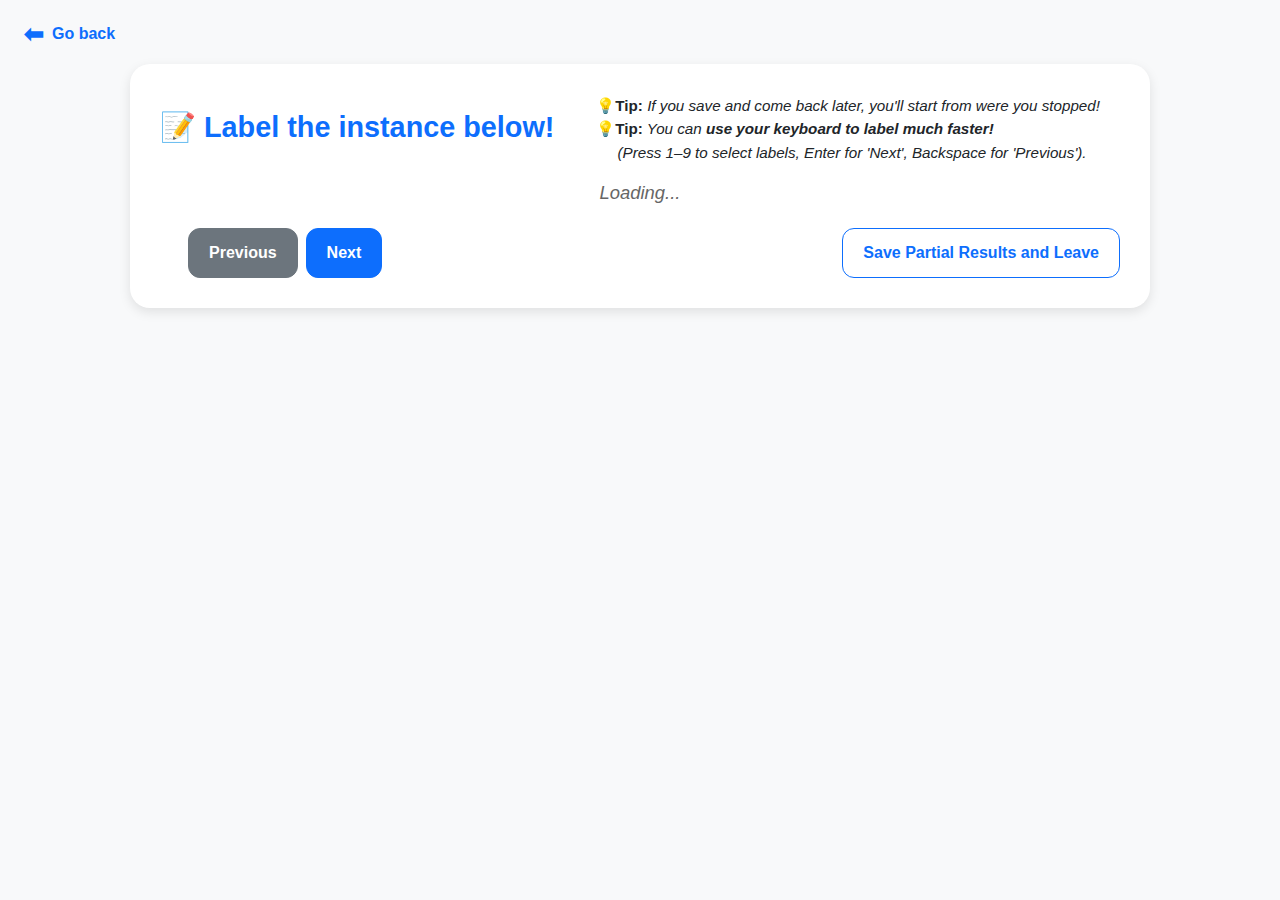
<file: frontend/classify.html>
<!DOCTYPE html>
<html lang="pt-BR">
<head>
  <meta charset="UTF-8">
  <title>Label Data</title>
  <meta name="viewport" content="width=device-width, initial-scale=1">
  <link
    href="https://cdn.jsdelivr.net/npm/bootstrap@5.3.2/dist/css/bootstrap.min.css"
    rel="stylesheet"
  >
  <link rel="stylesheet" href="css/style.css">
  <style>
    .classification-box {
      position: relative;
      background-color: #fff;
      border-radius: 20px;
      padding: 30px;
      box-shadow: 0 4px 12px rgba(0,0,0,0.1);

      max-width: 1020px; /* largura máxima */

      margin: 0 auto;      /* centraliza horizontalmente */
    }
    #saveBtn {
      position: absolute;
      top: 1rem;
      right: 1rem;
    }

    .classification-count { font-size: 14px; color: #6c757d; margin-right: 20px; align-self: center; }
    .form-check-input { transform: scale(1); border: 2px solid var(--bs-primary); accent-color: var(--bs-primary); margin-right: 0.5rem; }
    .form-check-label { font-size: 1.2rem; font-weight: 700; }
    .classification-box .mb-4 p strong {font-weight: 700; }
    .no-data { text-align: center; color: #666; font-style: italic; }
    .classification-box #labelOptions .form-check-label { font-size: 1.1rem; }
    .classification-box #instanceContent p { font-size: 1.15rem; line-height: 1.2; margin: 0.4rem 0;}
    .classification-box h4 {
      font-size: 1.8rem;       /* antes: herda o tamanho do Bootstrap; ajuste pra ficar maior */
      line-height: 1.2;      /* opcional: controla o espaçamento interno da linha */

      
    }

    .horizontal-container {
  display: flex;            /* ativa o flexbox */
  flex-direction: row;      /* (padrão) alinha itens em linha */
  align-items: top;      /* verticalmente centrar dentro da altura da div */
  justify-content: flex-start; /* alinha à esquerda; use center ou space-between se quiser outro */
  gap: 1rem;                /* espaço uniforme entre itens */
}

  
#saveBtn {
  position: static !important;
  top: auto !important;
  right: auto !important;
}

/* caixinha de dicas para o usuário */
.hint-box {
  max-width: 550px;      /* ou o quanto fizer sentido */
  padding-right: 20px;
}

.hint-box .hint-text {
  font-size: 0.95rem;

  font-style: italic;
  margin: 0.05rem 0;
}


#labelsHeader {
  font-size: 1.2rem;
  color: #0d6efd;
}

#contentHeader {
  font-size: 1.2rem;
  color: #0d6efd;
}

.no-italic {
  font-style: normal;
}

.cabecalho {
  margin-bottom: 1rem;
}

.titulo-label {
  padding-top: 1rem;
}

  </style>
</head>
<body class="bg-light">

  <a href="select-dataset.html" class="back-link d-flex align-items-center">
    <span style="font-size:1.5rem; font-weight:1200;">⬅</span>
    <span class="ms-2">Go back</span>
  </a>

  <div class="container my-5 ">
    <div class="classification-box">

    <!-- overlay de salvamento -->
    <div id="savingOverlay"
        class="position-absolute top-0 start-0 w-100 h-100 align-items-center justify-content-center bg-white bg-opacity-75 d-none"
        style="z-index: 10;">
      <div class="spinner-border text-primary" role="status"></div>
      <span class="ms-2">Saving results, please do not leave this page yet</span>
    </div>

     <div class="cabecalho d-flex justify-content-between align-items-start">
        <h4 class="titulo-label text-primary m-0">
          📝 <strong>Label the instance below!</strong>
        </h4>
        <div class="horizontal-container">

          <div class="hint-box">
            <p class="hint-text"><span class="no-italic"><strong>💡Tip:</strong></span> If you save and come back later, you'll start from were you stopped!</p>
            <p class="hint-text"><span class="no-italic"><strong>💡Tip:</strong></span> You can <strong>use your keyboard to label much faster!</strong> </p>
            <p class="hint-text">&nbsp;&nbsp;&nbsp;&nbsp;&nbsp;(Press 1–9 to select labels, Enter for 'Next', Backspace for 'Previous').</p>
            
          </div>
         </div> 
      </div>

     

      <div id="contentHeader" class="mb-2 fw-semibold"></div>

      <div id="instanceContent" class="mb-4">
        <p class="no-data">Loading...</p>
      </div>

     

      <form id="classificationForm">

        <div id="labelsHeader" class="mb-2 fw-semibold"></div>
        <div id="labelOptions" class="mb-4"></div>


    <div class="d-flex justify-content-between align-items-center mt-4">
      
  <!-- lado esquerdo: contador -->

  <!-- lado direito: todos os botões, com gap uniforme -->
  <div class="d-flex align-items-center gap-2">
      <span id="classificationCount" class="classification-count"></span>
<button type="button" id="prevBtn" class="btn btn-secondary">Previous</button>
    <button type="submit" class="btn btn-primary">Next</button>
    
  </div>
  <button type="button" id="saveBtn" class="btn btn-outline-primary">
      Save Partial Results and Leave
    </button>
</div>
      </form>

    </div>
  </div>

  <!-- Modal de conclusão de sample -->
  <div class="modal fade" id="sampleCompleteModal" tabindex="-1" aria-hidden="true">
    <div class="modal-dialog modal-dialog-centered">
      <div class="modal-content rounded-4">
        <div class="modal-header">
          <h5 class="modal-title">Sample finished!</h5>
          <button type="button" class="btn-close" data-bs-dismiss="modal"></button>
        </div>
        <div class="modal-body">
          You finished every instance for this sample. Thank you!<br><br>
          You can help even more and label another sample for this <br>dataset,
          or you can go back to the dataset selection page.<br><br>
          (If you choose this dataset again in the future <br>you'll start labeling a brand new sample).

        </div>
        <div class="modal-footer">
          <a href="select-dataset.html" class="btn btn-secondary">Go back</a>
          <button type="button" class="btn btn-primary" id="nextSampleBtn" data-bs-dismiss="modal">
            Next Sample
          </button>
        </div>
      </div>
    </div>
  </div>

  <script>
    (async function() {
      const API = window.location.origin;
      
      const params = new URLSearchParams(window.location.search);
      let evaluatorEmail = params.get("evaluator") || localStorage.getItem("evaluatorEmail");

      if (!evaluatorEmail) {
        // Se não tiver email armazenado, força voltar ao login
        window.location.href = 'index.html';
      } else {
        // Atualiza o localStorage caso venha pela URL
        localStorage.setItem('evaluatorEmail', evaluatorEmail);
      }

      const datasetId = params.get("dataset");
      let dataset, labels, attributes;
      let samplesQueue = [];
      let currentSample, rowIndices = [], currentIdx = 0;
      let savedSelections = {};

      async function init() {
        // 1) metadados do dataset (inclui labels e atributos)
        let r = await fetch(`${API}/datasets/${datasetId}`);
        if (!r.ok) return showError("Dataset não encontrado");
        dataset = await r.json();
        labels = dataset.labels;
        attributes = dataset.attributes;

        // >>>> AQUI: cabeçalho das labels
        const hdr = document.getElementById('labelsHeader');
        hdr.textContent = dataset.is_multilabel
          ? 'Labels (choose all that apply):'
          : 'Labels:';

        // injeta as opções de labels
        renderLabelOptions();

        // Passo 2: atualiza o Set em memória a cada check/uncheck
        document.getElementById('labelOptions').addEventListener('change', () => {
          const chosenArray = Array.from(
            document.querySelectorAll('input[name="labelOption"]:checked')
          ).map(cb => Number(cb.value));
          // armazena no row_index correto:
          const idx = rowIndices[currentIdx];
          savedSelections[idx] = new Set(chosenArray);
        });


        // registra handlers de Previous e Save Partial
        const prevBtn = document.getElementById("prevBtn");
        prevBtn.addEventListener("click", () => {
          const idx = rowIndices[currentIdx];
          // lê *todos* os valores marcados AGORA
          const chosenArray = Array.from(
            document.querySelectorAll('input[name="labelOption"]:checked')
          ).map(cb => Number(cb.value));
          // guarda como Set<labelId>
          savedSelections[idx] = new Set(chosenArray);

          if (currentIdx > 0) {
            currentIdx--;
            showInstance();
          }
        });


        const saveBtn = document.getElementById("saveBtn");
        saveBtn.addEventListener("click", async () => {
          await saveAllAnnotations();
          alert("Resultados parciais salvos.");
          // 2) redireciona após confirmar o save
          window.location.href = "select-dataset.html";
        });

        // 2) lista de samples
        r = await fetch(`${API}/samples/incomplete/by_dataset/${datasetId}`);
        if (!r.ok) {
          if (r.status === 404) {
            return showError("Every sample in this dataset has already been classified. Thank you!");
          }
          return showError("Error loading samples.");
        }
        samplesQueue = await r.json();

        if (samplesQueue.length === 0) {
                      return showError("Every sample in this dataset has already been classified. Thank you!");
        }


        // registra o botão de Next no modal
        document.getElementById("nextSampleBtn")
          .addEventListener("click", loadNextSample);

        // carrega a primeira sample
        loadNextSample();
      }

      function renderLabelOptions() {
        const multi = dataset.is_multilabel;
        const optsHtml = labels.map(label => `
          <div class="form-check mb-2">
            <input class="form-check-input"
                   type="${multi ? 'checkbox' : 'radio'}"
                   name="labelOption"
                   value="${label.id}"
                   id="lbl${label.id}">
            <label class="form-check-label" for="lbl${label.id}">
              ${label.label_text}
            </label>
          </div>
        `).join("");
        document.getElementById("labelOptions").innerHTML = optsHtml;
      }
</file>
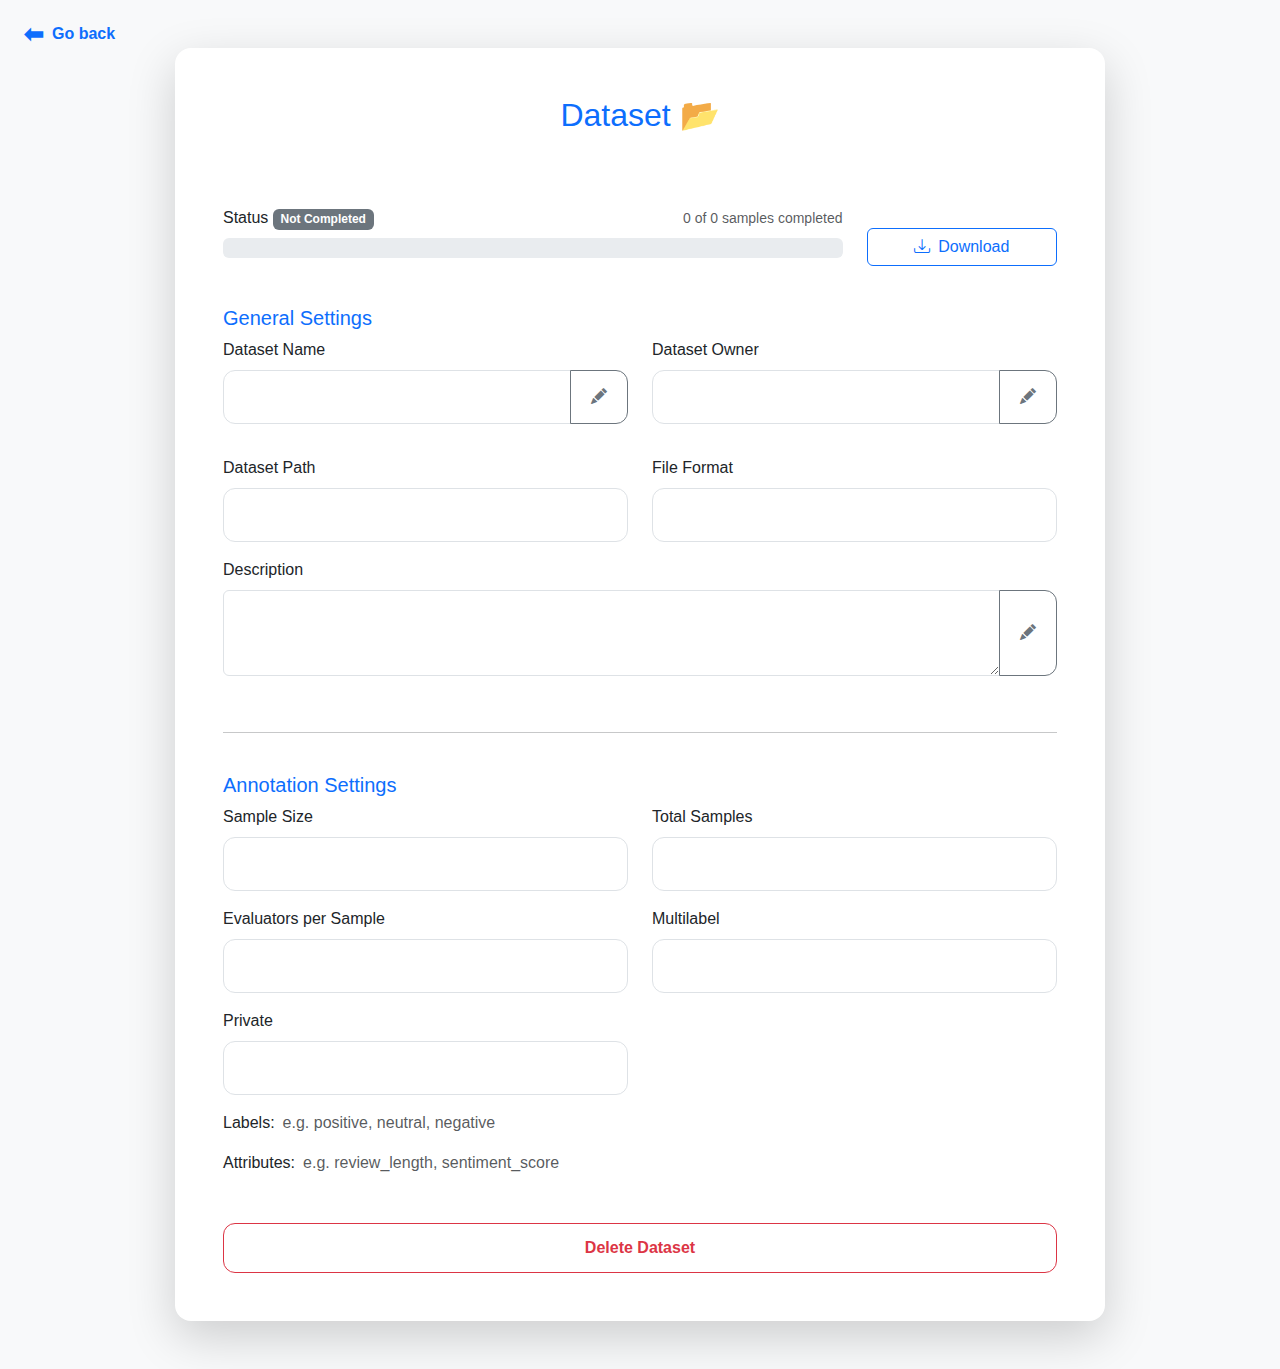
<file: frontend/dataset_details.html>
<!DOCTYPE html>
<html lang="en">
<head>
  <meta charset="UTF-8">
  <title>Dataset Details</title>
  <meta name="viewport" content="width=device-width, initial-scale=1">
  <link
    href="https://cdn.jsdelivr.net/npm/bootstrap@5.3.2/dist/css/bootstrap.min.css"
    rel="stylesheet"
  >
  <link rel="stylesheet" href="css/style.css">
  <link
    rel="stylesheet"
    href="https://cdn.jsdelivr.net/npm/bootstrap-icons@1.11.3/font/bootstrap-icons.css"
  >
  <style>
  </style>
</head>
<body class="bg-light py-5 d-flex justify-content-center align-items-center" style="min-height: 100vh;">

  <a href="dev-dashboard.html" class="back-link d-flex align-items-center">
    <span style="font-size:1.5rem; font-weight:1200;">⬅</span>
    <span class="ms-2">Go back</span>
  </a>

  <main class="bg-white rounded-4 shadow-lg p-5" style="max-width: 930px; width: 100%;">
    <h2 class="mb-4 text-center text-primary">
      Dataset <strong id="dataset-name"></strong> 📂
    </h2>

    <br><br>

    <div class="row">
    <!-- Annotation Status -->
    <div class="col-md-9">
      <div id="annotation-status" class="mb-4">
        <div class="d-flex justify-content-between align-items-center mb-2">
          <span>Status <span id="status-badge" class="badge bg-secondary">Not Completed</span></span>
          <small id="annotation-count" class="text-muted">0 of 0 samples completed</small>
        </div>

        <div class="progress" style="height: 20px;">
          <div id="progress-bar" class="progress-bar" role="progressbar"
              style="width: 0%;" aria-valuenow="0" aria-valuemin="0" aria-valuemax="100">
            0%
          </div>
        </div>
      </div>
    </div>

    <!-- Download Button -->
    <div class="col-md-3 d-flex align-items-end">
        <a id="download-annotations-btn" class="btn btn-outline-primary w-100 mb-3" download>
          <i class="bi bi-download me-2"></i>Download
        </a>
      </div>
    </div>


    <br>

    <h5 class="text-primary">General Settings</h5>
    <!-- Dataset Name (editable) -->
    <div class="mb-3 edit-group">
      <div class="row">
      <div class="col-md-6 mb-3">
        <label for="datasetName" class="form-label">Dataset Name</label>
        <div class="input-group">
          <input type="text" id="datasetName" class="form-control" readonly>
          <button class="btn btn-outline-secondary edit-btn" type="button" data-field="datasetName">
            <i class="bi bi-pencil-fill"></i>
          </button>
        </div>
        <div class="mt-2 action-buttons d-none" data-field="datasetName">
          <button class="btn btn-sm btn-secondary cancel-btn" type="button" data-field="datasetName">
            Cancel
          </button>
          <button class="btn btn-sm btn-primary confirm-btn" type="button" data-field="datasetName">
            Save
          </button>
        </div>
    </div>
    <div class="col-md-6 mb-3">
      <!-- Dataset Owner (editable) -->
      <div class="mb-3 edit-group">
        <label for="datasetOwner" class="form-label">Dataset Owner</label>
        <div class="input-group">
          <input type="text" id="datasetOwner" class="form-control" readonly>
          <button class="btn btn-outline-secondary edit-btn" type="button" data-field="datasetOwner">
            <i class="bi bi-pencil-fill"></i>
          </button>
        </div>
        <div class="mt-2 action-buttons d-none" data-field="datasetOwner">
          <button class="btn btn-sm btn-secondary cancel-btn" type="button" data-field="datasetOwner">
            Cancel
          </button>
          <button class="btn btn-sm btn-primary confirm-btn" type="button" data-field="datasetOwner">
            Save
          </button>
        </div>
      </div>
    </div>
    </div>

        <!-- File Format & Dataset Path (não-editável) -->
    <div class="row">
      <div class="col-md-6 mb-3">
        <label for="datasetPath" class="form-label">Dataset Path</label>
        <input type="text" id="datasetPath" class="form-control" readonly>
      </div>
      <div class="col-md-6 mb-3">
        <label for="datasetType" class="form-label">File Format</label>
        <input type="text" id="datasetType" class="form-control" readonly>
      </div>
    </div>

    <!-- Description (editable) -->
    <div class="mb-3 edit-group">
      <label for="datasetDescription" class="form-label">Description</label>
      <div class="input-group">
        <textarea id="datasetDescription" class="form-control" rows="3" readonly></textarea>
        <button class="btn btn-outline-secondary edit-btn" type="button" data-field="datasetDescription">
          <i class="bi bi-pencil-fill"></i>
        </button>
      </div>
      <div class="mt-2 action-buttons d-none" data-field="datasetDescription">
        <button class="btn btn-sm btn-secondary cancel-btn" type="button" data-field="datasetDescription">
          Cancel
        </button>
        <button class="btn btn-sm btn-primary confirm-btn" type="button" data-field="datasetDescription">
          Save
        </button>
      </div>
    </div>

    <br>
    <hr>
    <br>

    <h5 class="text-primary">Annotation Settings</h5>

      <!-- Sample Size (não-editável) -->
    <div class="row">
      <div class="col-md-6 mb-3">
        <label for="sampleSize" class="form-label">Sample Size</label>
        <input type="text" id="sampleSize" class="form-control" readonly>
      </div>
      <div class="col-md-6 mb-3">
        <label for="numSamples" class="form-label">Total Samples</label>
        <input type="text" id="numSamples" class="form-control" readonly>
      </div>
    </div>

    <!-- Total Samples & Evaluators per Sample -->
    <div class="row">
      <div class="col-md-6 mb-3">
        <label for="numEvaluators" class="form-label">Evaluators per Sample</label>
        <input type="text" id="numEvaluators" class="form-control" readonly>
      </div>
      <div class="col-md-6 mb-3">
        <label for="isMultilabel" class="form-label">Multilabel</label>
        <input type="text" id="isMultilabel" class="form-control" readonly>
      </div>
    </div>

    <!-- Access Password (editable, só se privado) -->
    <div class="row">
      <div class="col-md-6 mb-3">
        <label for="isPrivate" class="form-label">Private</label>
        <input type="text" id="isPrivate" class="form-control" readonly>
      </div>
      <div
        class="col-md-6 mb-3 edit-group"
        id="accessPwdGroup"
        style="display: none;"
      >
        <label for="accessPwd" class="form-label">Access Password</label>
        <div class="input-group">
          <input type="text" id="accessPwd" class="form-control" readonly>
          <button class="btn btn-outline-secondary edit-btn" type="button" data-field="accessPwd">
            <i class="bi bi-pencil-fill"></i>
          </button>
        </div>
        <div class="mt-2 action-buttons d-none" data-field="accessPwd">
          <button class="btn btn-sm btn-secondary cancel-btn" type="button" data-field="accessPwd">
            Cancel
          </button>
          <button class="btn btn-sm btn-primary confirm-btn" type="button" data-field="accessPwd">
            Save
          </button>
        </div>
      </div>
    </div>

    <div class="d-flex align-items-baseline mb-2">
      <label for="label" class="form-label me-2">Labels:</label>
      <div id="label-list" class="text-muted">e.g. positive, neutral, negative</div>
    </div>

    <div class="d-flex align-items-baseline mb-4">
      <label for="attribute" class="form-label me-2">Attributes:</label>
      <div id="attribute-list" class="text-muted">e.g. review_length, sentiment_score</div>
    </div>

  </div>


    <button id="delete-btn" class="btn btn-outline-danger w-100 mt-3">
      Delete Dataset
    </button>


  </main>

  <script>
    const API_BASE = 'http://localhost:8001';
    const datasetId = new URLSearchParams(location.search).get('id');
    const fieldMapping = {
      datasetName:        'name',
      datasetOwner:       'owner_name',
      datasetDescription: 'description',
      accessPwd:          'access_pwd'
    };

    function showError(msg) {
      const box = document.getElementById('errorBox');
      if (box) {
        box.textContent = msg;
        box.classList.remove('d-none');
      } else {
        alert(msg);
      }
    }

    async function loadDatasetDetails() {
      try {
        const res = await fetch(`${API_BASE}/datasets/${datasetId}`);
        if (!res.ok) throw new Error(`Erro ${res.status}`);
        const ds = await res.json();

        // preencher campos
        document.getElementById('dataset-name').textContent = ds.name;
        document.getElementById('datasetName').value        = ds.name || '';
        document.getElementById('datasetOwner').value       = ds.owner_name || '';
        document.getElementById('datasetPath').value        = ds.path || '';
        document.getElementById('datasetDescription').value = ds.description || '';
        document.getElementById('datasetType').value        = (ds.type || '').toUpperCase();
        document.getElementById('sampleSize').value         = ds.sample_size;
        document.getElementById('numSamples').value         = ds.num_samples;
        document.getElementById('numEvaluators').value      = ds.num_evaluators;
        document.getElementById('isMultilabel').value       = ds.is_multilabel ? 'Yes' : 'No';
        document.getElementById('isPrivate').value          = ds.is_private ? 'Yes' : 'No';

        // senha, se privado
        const pwdGroup = document.getElementById('accessPwdGroup');
        if (ds.is_private) {
          pwdGroup.style.display = 'block';
          document.getElementById('accessPwd').value = ds.access_pwd || '';
        }

        // labels e atributos
        const ulLabels = document.getElementById('label-list');
        const ulAttrs  = document.getElementById('attribute-list');

        ulLabels.textContent = (ds.labels || []).map(l => l.label_text).join(', ') || '—';
        ulAttrs.textContent  = (ds.attributes || []).map(a => a.attr_name).join(', ') || '—';


      } catch (err) {
        console.error(err);
        showError(err.message || 'Falha ao carregar dataset.');
      }
    }

    // exclusão
    document.getElementById('delete-btn').addEventListener('click', async () => {
      if (!confirm('Are you sure you want to delete this dataset?')) return;
      try {
        const res = await fetch(`${API_BASE}/datasets/${datasetId}`, { method: 'DELETE' });
        if (res.status === 204) {
          alert('Dataset deleted successfully.');
          location.href = 'dev-dashboard.html';
        } else {
          const body = await res.text();
          showError(`Erro ${res.status}: ${body}`);
        }
      } catch (err) {
        showError(err.message);
      }
    });

    // edição inline
    function enableEdit(field) {
      const input   = document.getElementById(field);
      const editBtn = document.querySelector(`.edit-btn[data-field="${field}"]`);
      const actions = document.querySelector(`.action-buttons[data-field="${field}"]`);
      input.dataset.original = input.value;
      input.readOnly = false;
      input.focus();
      editBtn.classList.add('d-none');
      actions.classList.remove('d-none');
    }

    function cancelEdit(field) {
      const input   = document.getElementById(field);
      const editBtn = document.querySelector(`.edit-btn[data-field="${field}"]`);
      const actions = document.querySelector(`.action-buttons[data-field="${field}"]`);
      input.value = input.dataset.original;
      input.readOnly = true;
      actions.classList.add('d-none');
      editBtn.classList.remove('d-none');
    }

    async function updateProgressBar() {
      try {
        const res = await fetch(`${API_BASE}/samples/progress/${datasetId}`);
        if (!res.ok) throw new Error('Erro ao buscar progresso');
        const data = await res.json();

        const { completed, total } = data;
        const percent = total === 0 ? 0 : Math.round((completed / total) * 100);

        // Atualiza elementos da UI
        const badge = document.getElementById("status-badge");
        if (percent === 0) {
          badge.textContent = "Not Started";
          badge.className = "badge bg-secondary";
        } else if (percent === 100) {
          badge.textContent = "Completed";
          badge.className = "badge bg-success";
        } else {
          badge.textContent = "In Progress";
          badge.className = "badge bg-warning";
        }
        document.getElementById("annotation-count").textContent =
          `${completed} of ${total} samples completed`;

        const bar = document.getElementById("progress-bar");
        bar.style.width = `${percent}%`;
        bar.setAttribute("aria-valuenow", percent);
        bar.textContent = `${percent}%`;

      } catch (err) {
        console.error(err);
      }
    }

    async function saveEdit(field) {
      const input    = document.getElementById(field);
      const newValue = input.value.trim();
      const payload  = { [ fieldMapping[field] ]: newValue };

      try {
        const res = await fetch(`${API_BASE}/datasets/${datasetId}`, {
          method: 'PATCH',
          headers: { 'Content-Type': 'application/json' },
          body: JSON.stringify(payload)
        });
        if (!res.ok) throw new Error(`Status ${res.status}`);
        // confirma e retorna a estado readonly
        input.readOnly = true;
        document.querySelector(`.action-buttons[data-field="${field}"]`).classList.add('d-none');
        document.querySelector(`.edit-btn[data-field="${field}"]`).classList.remove('d-none');
      } catch (err) {
        alert('Falha ao salvar: ' + err.message);
      }
    }

    function initEditControls() {
      document.querySelectorAll('.edit-btn').forEach(btn => {
        btn.addEventListener('click', () => enableEdit(btn.dataset.field));
      });
      document.querySelectorAll('.cancel-btn').forEach(btn => {
        btn.addEventListener('click', () => cancelEdit(btn.dataset.field));
      });
      document.querySelectorAll('.confirm-btn').forEach(btn => {
        btn.addEventListener('click', () => saveEdit(btn.dataset.field));
      });
    }

    document.addEventListener('DOMContentLoaded', () => {
      initEditControls();
      loadDatasetDetails();
    });

    document.addEventListener('DOMContentLoaded', () => {
      initEditControls();
      loadDatasetDetails().then(updateProgressBar);
    });

    document.getElementById('download-annotations-btn').href =
    `${API_BASE}/datasets/${datasetId}/annotations/download`;

  </script>

  <script
    src="https://cdn.jsdelivr.net/npm/bootstrap@5.3.2/dist/js/bootstrap.bundle.min.js"
  ></script>
</body>
</html>
</file>
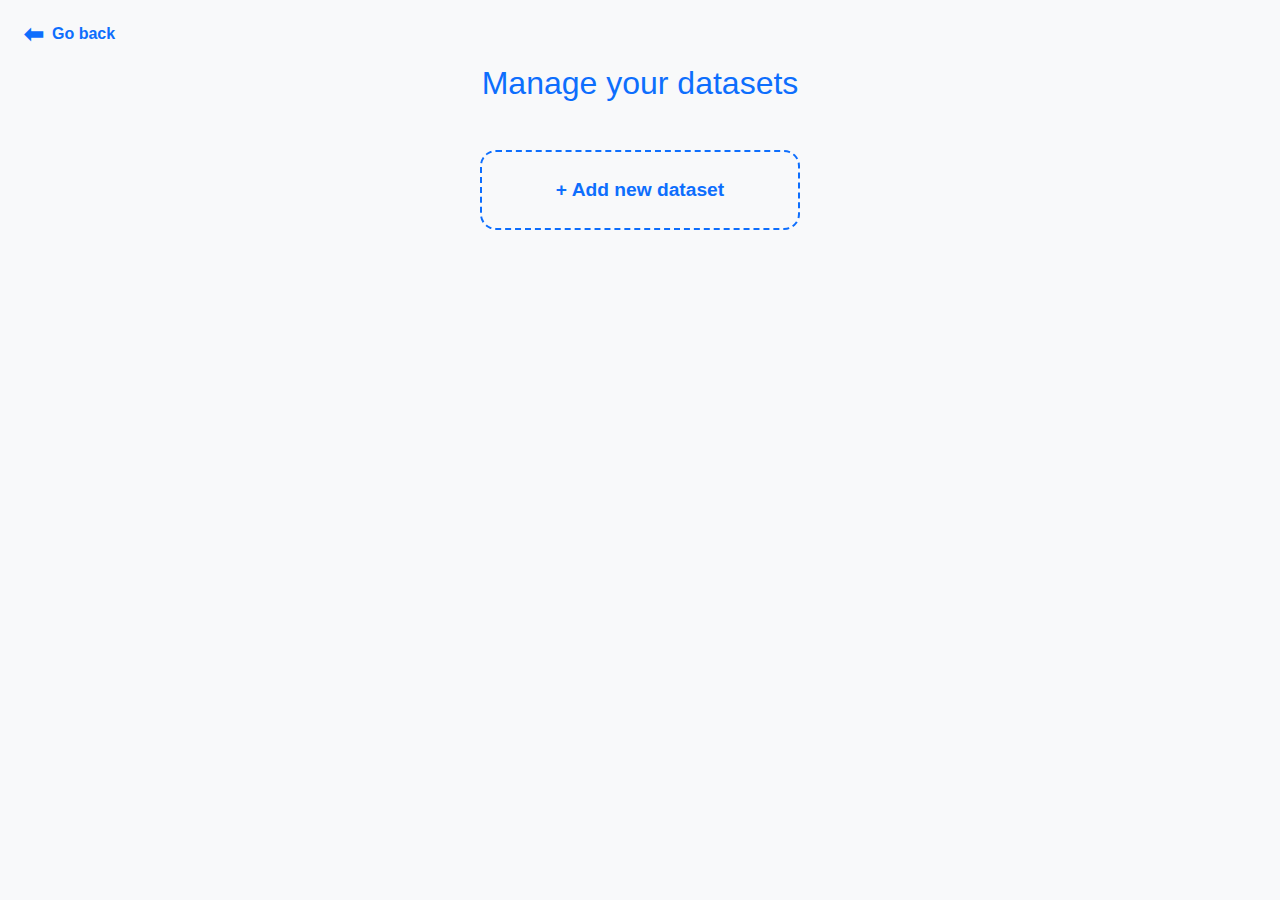
<file: frontend/dev-dashboard.html>
<!DOCTYPE html>
<html lang="en">
<head>
  <meta charset="UTF-8">
  <title>Developer Dashboard</title>
  <meta name="viewport" content="width=device-width, initial-scale=1">
  <link
    href="https://cdn.jsdelivr.net/npm/bootstrap@5.3.2/dist/css/bootstrap.min.css"
    rel="stylesheet"
  >
  <link rel="stylesheet" href="css/style.css">
  <style>

    .dataset-card {
      width: 320px;
      padding: 1rem 1rem 0.35rem;
      position: relative;
      overflow: visible;
      z-index: 1;
      transition: z-index 0.2s;
      border-radius: 16px;
      cursor: pointer;
    }
    .dataset-card:hover { z-index: 100; }

    .dataset-header {
      display: flex;
      justify-content: space-between;
      align-items: flex-start;
      margin-bottom: 1rem;
    }
    .dataset-header img { margin-right: 16px; }

    .dataset-info {
      flex-grow: 1;
      margin-right: 0.5rem;
    }

    .info-btn {
      background-color: #0d6efd;
      color: #fff;
      border: none;
      width: 24px;
      height: 24px;
      border-radius: 50%;
      display: flex;
      align-items: center;
      justify-content: center;
      cursor: pointer;
    }

    .info-container { position: relative; }
    .info-tooltip {
      position: absolute;
      top: 120%;
      left: 50%;
      transform: translateX(-50%);
      background: #fff;
      color: #000;
      border: 1px solid #ccc;
      box-shadow: 0 2px 6px rgba(0,0,0,0.15);
      padding: 12px 16px 12px 32px;
      border-radius: 4px;
      white-space: normal;
      font-size: 1rem;
      display: none;
      width: 680px;
      z-index: 1000;
    }
    .info-tooltip ul li { margin-bottom: 0.75rem; }
    .info-tooltip ul li:last-child { margin-bottom: 0; }
    .info-tooltip ul li strong:first-of-type { color: #0d6efd; }
    .info-container:hover .info-tooltip { display: block; }

    .add-dataset-card {
      width: 320px;
      height: 80px;                     /* mesma largura */
      margin:1.5rem;                   /* centraliza o card */
      /* remova o height fixo */
      display: flex;
      align-items: center;
      justify-content: center;
      border: 2px dashed #0d6efd;
      border-radius: 16px;              /* mesma borda arredondada */
      cursor: pointer;
      color: #0d6efd;
      font-weight: bold;
      font-size: 1.2rem;
      transition: background-color 0.2s ease;
    }
    .add-dataset-card:hover {
      background-color: #eaf1ff;
    }
  </style>
</head>
<body class="bg-light">

  <a href="index.html" class="back-link d-flex align-items-center">
    <span style="font-size:1.5rem; font-weight:1200;">⬅</span>
    <span class="ms-2">Go back</span>
  </a>

  <div class="container py-5">
    <h2 class="text-center mb-5 text-primary fw-normal">Manage your datasets</h2>

    <div id="datasets" class="row justify-content-center g-4">
      <!-- cards serão injetados aqui -->
    </div>

    <div class="row justify-content-center g-4">
      <div class="col-auto">
        <div class="add-dataset-card" onclick="location.href='register.html'">
          + Add new dataset
        </div>
      </div>
    </div>
  </div>

  <script>
    async function renderDatasets () {
      // 1) endpoint certo
      const res = await fetch('http://localhost:8001/datasets/');
      if (!res.ok) {
        console.error('Erro ao buscar datasets:', res.status, res.statusText);
        return;
      }
  
      const data = await res.json();
      const root = document.getElementById('datasets');
  
      data.forEach(ds => {
        const attrs  = (ds.attributes || []).map(a => a.attr_name).join(', ');
        const labels = (ds.labels      || []).map(l => l.label_text).join(', ');
  
        // 2) cada card vira um <a> invisível
        root.insertAdjacentHTML('beforeend', `
          <div class="col-auto">
            <a href="dataset_details.html?id=${ds.id}" class="text-decoration-none">
              <div class="card shadow-sm dataset-card position-relative" data-dataset="${ds.id}">
                <div class="dataset-header">
                  <img src="assets/img/dataset-icon.png" alt="Icon" style="width:32px; margin-top:4px;">
                  <div class="dataset-info">
                    <h5 class="mb-1 text-dark">${ds.name}</h5>
                    <small class="text-muted d-block">${ds.owner_name || ''}</small>
                  </div>
                  <div class="info-container">
                    <button type="button"
                            class="info-btn"
                            onclick="event.stopPropagation(); event.preventDefault();">
                      i
                    </button>
                    <div class="info-tooltip">
                      <ul class="mb-0 ps-2">
                        <li><strong>Dataset description:</strong> ${ds.description}</li>
                        <li><strong>Attributes viewed:</strong> ${attrs}</li>
                        <li><strong>Labels:</strong> ${labels}</li>
                        <li><strong>Sample size:</strong> <strong>${ds.sample_size}</strong></li>
                      </ul>
                    </div>
                  </div>
                </div>
              </div>
            </a>
          </div>
        `);
      });
    }
  
    document.addEventListener('DOMContentLoaded', renderDatasets);
  </script>
  

</body>
</html>
</file>
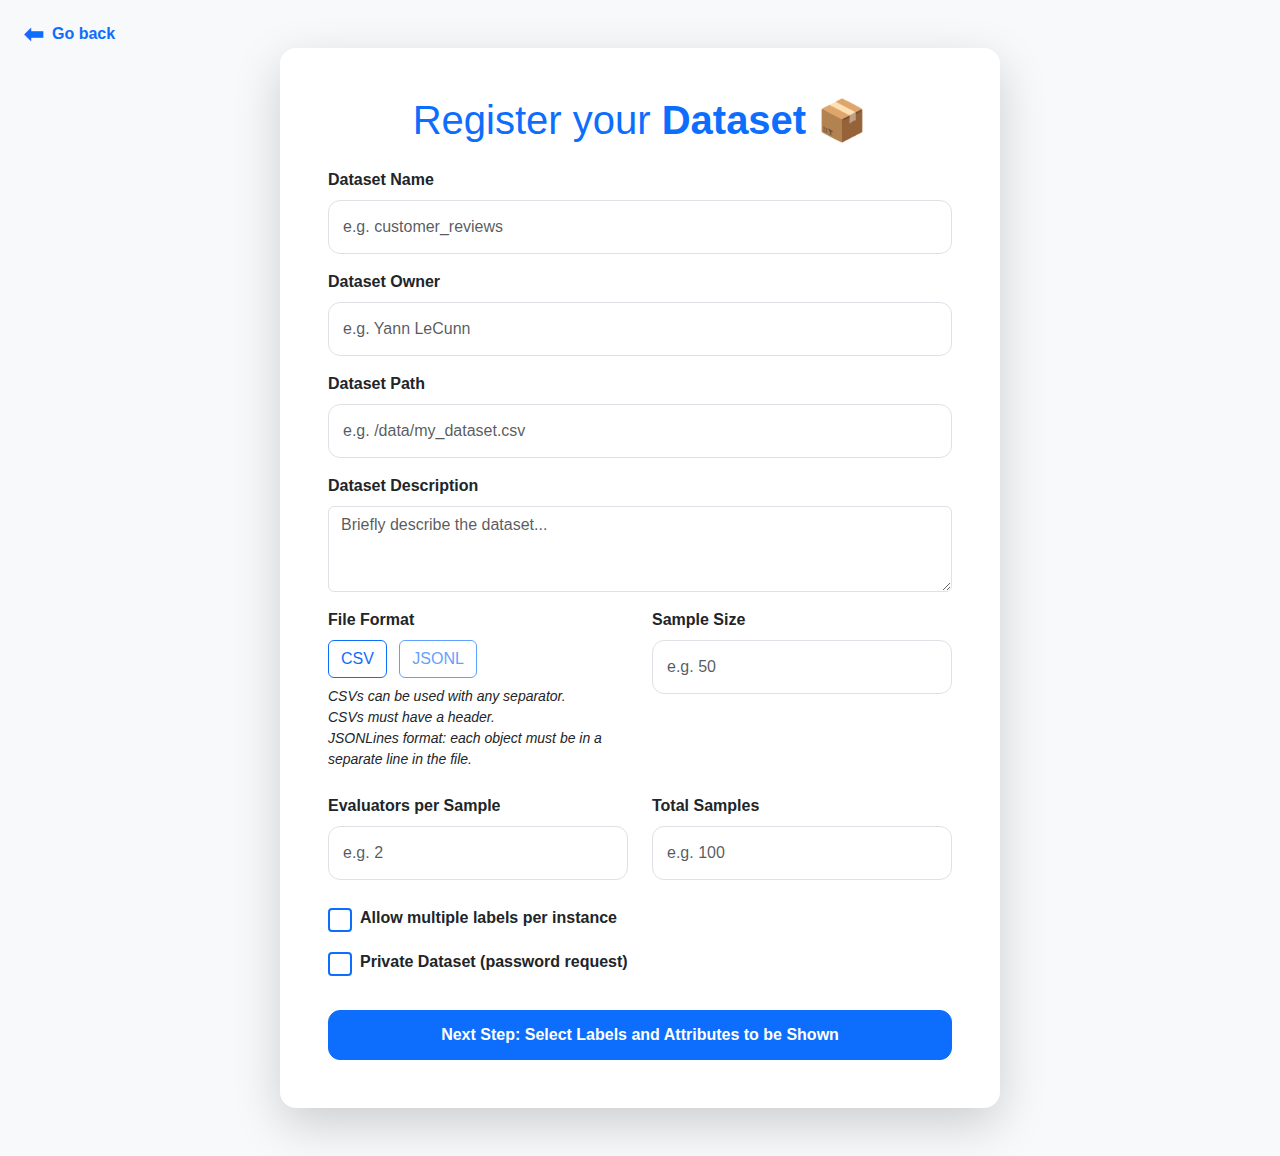
<file: frontend/register.html>
<!DOCTYPE html>
<html lang="en">

<head>
    <meta charset="UTF-8">
    <title>Register Dataset - Step 1</title>
    <meta name="viewport" content="width=device-width, initial-scale=1">
    <link
      href="https://cdn.jsdelivr.net/npm/bootstrap@5.3.2/dist/css/bootstrap.min.css"
      rel="stylesheet"
    >
    <link rel="stylesheet" href="css/style.css"> <!-- CSS moderno com azul -->
    <style>
      /* Espaço igual ao da outra página */

      /* Fonte ainda menor para os labels */
      #registerForm .form-check-label {
        font-size: 1rem;
      }
      .obs {
        font-style: italic;
        margin-top: 0.5rem;
      }
      #registerForm .form-check {
        display: flex;
        align-items: center;
      }
    </style>
</head>
<body class="bg-light py-5 d-flex flex-column justify-content-center align-items-center" style="min-height: 100vh;">

  <a href="dev-dashboard.html" class="back-link d-flex align-items-center">
    <span style="font-size:1.5rem; font-weight:1200;">⬅</span>
    <span class="ms-2">Go back</span>
  </a>

  <main class="p-5 bg-white rounded-4 shadow-lg w-100" style="max-width: 720px;">
    <h1 class="mb-4 text-center text-primary">
      <span class="fw-normal">Register your </span><strong>Dataset</strong><span class="fw-normal"> 📦</span>
    </h1>

    <form id="registerForm" class="d-flex flex-column gap-3">
      <!-- campos do formulário... -->
      <!-- Dataset Name -->
      <div>
        <label for="name" class="form-label fw-semibold">Dataset Name</label>
        <input type="text" class="form-control" id="name" name="name" required placeholder="e.g. customer_reviews">
      </div>
      <!-- Dataset Owner -->
      <div>
        <label for="owner" class="form-label fw-semibold">Dataset Owner</label>
        <input type="text" class="form-control" id="owner" name="owner" placeholder="e.g. Yann LeCunn">
      </div>
      <!-- Dataset Path -->
      <div>
        <label for="dataset_path" class="form-label fw-semibold">Dataset Path</label>
        <input type="text" class="form-control" id="dataset_path" name="dataset_path" required placeholder="e.g. /data/my_dataset.csv">
      </div>
      <!-- Dataset Description -->
      <div>
        <label for="description" class="form-label fw-semibold">Dataset Description</label>
        <textarea class="form-control" id="description" name="description" rows="3" placeholder="Briefly describe the dataset..." required></textarea>
      </div>
      <!-- File Format & Sample Size -->
      <div class="row">
        <div class="col-md-6">
          <label class="form-label fw-semibold d-block">File Format</label>

          <input type="radio" class="btn-check" name="format" id="format_csv" value="csv" required>
          <label class="btn btn-outline-primary me-2" for="format_csv">CSV</label>

          <input type="radio" class="btn-check" name="format" id="format_jsonl" value="jsonl" disabled>
          <label class="btn btn-outline-primary me-2 disabled" for="format_jsonl">JSONL</label>
          <label class="obs form-label fw-normal small d-block">
            CSVs can be used with any separator.<br>CSVs must have a header.<br> JSONLines format: each object must be in a separate line in the file.
          </label>
        </div>
        <div class="col-md-6">
          <label for="sample_size" class="form-label fw-semibold">Sample Size</label>
          <input type="number" class="form-control" id="sample_size" name="sample_size" min="1" required placeholder="e.g. 50">
        </div>
      </div>
      <!-- Evaluators + Total Samples -->
      <div class="row">
        <div class="col-md-6">
          <label for="num_evaluators" class="form-label fw-semibold">Evaluators per Sample</label>
          <input type="number" class="form-control" id="num_evaluators" name="num_evaluators" min="1" required placeholder="e.g. 2">
        </div>
        <div class="col-md-6">
          <label for="num_samples" class="form-label fw-semibold">Total Samples</label>
          <input type="number" class="form-control" id="num_samples" name="num_samples" min="1" required placeholder="e.g. 100">
        </div>
      </div>
      <!-- Multilabel + Private -->
<div class="row align-items-start">
  <div class="col-md-6">
    <div class="form-check d-flex align-items-center mt-2">
      <input
        type="checkbox"
        class="form-check-input"
        id="is_multilabel"
        name="is_multilabel"
      >
      <label
        class="form-check-label fw-semibold ms-2"
        for="is_multilabel"
      >
        Allow multiple labels per instance
      </label>
    </div>
    <div class="form-check d-flex align-items-center mt-3">
      <input
        type="checkbox"
        class="form-check-input"
        id="is_private"
        name="is_private"
      >
      <label
        class="form-check-label fw-semibold ms-2"
        for="is_private"
      >
        Private Dataset (password request)
      </label>
    </div>
  </div>
  <div class="col-md-6">
    <div
      id="access_pwd_group"
      class="mt-2"
      style="display: none;"
    >
      <label
        for="access_pwd"
        class="form-label fw-semibold"
      >
        Dataset Access Password
      </label>
      <input
        type="password"
        class="form-control"
        id="access_pwd"
        name="access_pwd"
        placeholder="Only for private datasets"
      >
    </div>
  </div>
</div>

      <button type="submit" class="btn btn-primary w-100 mt-3">Next Step: Select Labels and Attributes to be Shown</button>
    </form>

    <!-- Alerta verde de criação em andamento -->
    <div
      id="creatingAlert"
      class="alert alert-success position-fixed top-0 start-50 translate-middle-x mt-4 d-none"
      style="z-index:1050; max-width:600px;"
    >
      Creating dataset and samples… please wait.
    </div>
  </main>

  <script type="module">
    const $ = sel => document.querySelector(sel);

    /* mostrar / esconder o campo de senha */
    $('#is_private').addEventListener('change', e => {
      $('#access_pwd_group').style.display = e.target.checked ? 'block' : 'none';
    });

    /* submit com loading */
    $('#registerForm').addEventListener('submit', async e => {
      e.preventDefault();
      const btn = e.target.querySelector('button[type="submit"]');
      const creatingAlert = $('#creatingAlert');

      // mostra alerta e desabilita botão
      creatingAlert.classList.remove('d-none');
      btn.disabled = true;
      btn.textContent = 'Creating…';

      const f = e.target;
      const payload = {
        name:           f.name.value.trim(),
        path:           f.dataset_path.value.trim(),
        owner_name:     f.owner.value.trim() || null,
        description:    f.description.value.trim(),
        type:           f.format.value,
        sample_size:    Number(f.sample_size.value),
        num_samples:    Number(f.num_samples.value),
        num_evaluators: Number(f.num_evaluators.value),
        is_multilabel:  f.is_multilabel.checked,
        is_private:     f.is_private.checked,
      };
      if (f.is_private.checked) payload.access_pwd = f.access_pwd.value;

      try {
        const res = await fetch('http://localhost:8001/datasets/register', {
          method: 'POST',
          headers: { 'Content-Type': 'application/json' },
          body: JSON.stringify(payload)
        });

        if (!res.ok) {
          const errTxt = await res.text();
          throw new Error(errTxt || res.status);
        }

        const ds = await res.json().catch(() => ({}));
        if (ds.id) {
          localStorage.setItem('newDatasetId', ds.id);
        }
        // só agora redireciona
        window.location.assign('register2.html');
      } catch (err) {
        console.error(err);
        alert('Erro de conexão ou servidor: ' + err.message);
        // reverte estado do botão e esconde alerta
        btn.disabled = false;
        btn.textContent = 'Next Step: Select Labels and Attributes to be Shown';
        creatingAlert.classList.add('d-none');
      }
    });
  </script>

  <script
    src="https://cdn.jsdelivr.net/npm/bootstrap@5.3.2/dist/js/bootstrap.bundle.min.js"
  ></script>
</body>
</html>
</file>
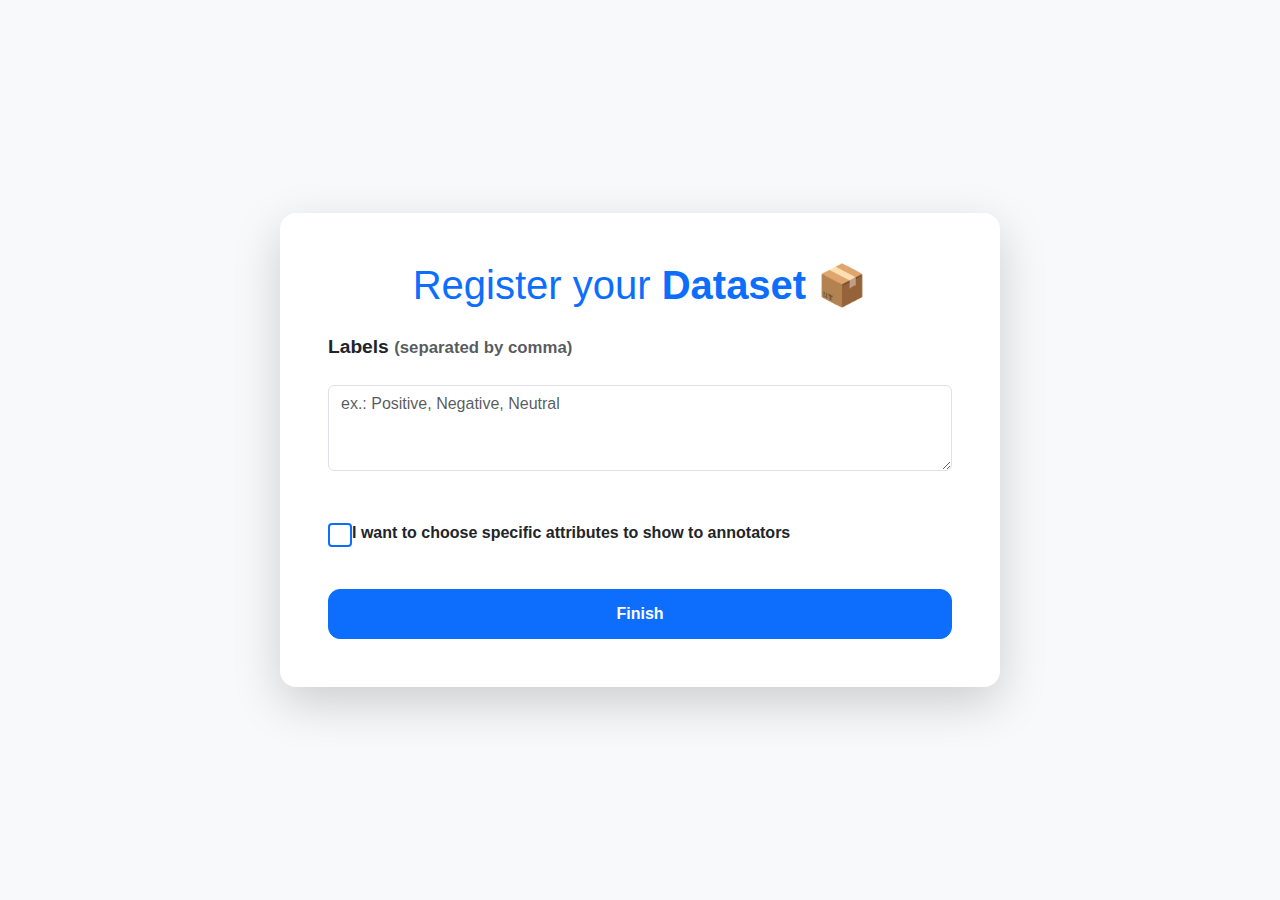
<file: frontend/register2.html>
<!DOCTYPE html>
<html lang="en">
<head>
  <meta charset="UTF-8" />
  <title>Register Dataset – Step 2</title>
  <meta name="viewport" content="width=device-width,initial-scale=1" />
  <link href="https://cdn.jsdelivr.net/npm/bootstrap@5.3.2/dist/css/bootstrap.min.css" rel="stylesheet" />
  <link rel="stylesheet" href="css/style.css" />
<style>
  .form-control {
    margin-bottom: 2rem;
  }
  .form-label {
    font-size: 1.2rem;
  }

  /* === do passo1, aplicado ao passo2 === */
  #step2Form .form-check {
    display: flex;
    align-items: center;
  }
  #step2Form .form-check-label {
    font-size: 1rem;
  }
  /* ====================================== */
</style>
    
</head>
<body class="bg-light py-5 d-flex flex-column justify-content-center align-items-center" style="min-height:100vh">

<main class="p-5 bg-white rounded-4 shadow-lg w-100" style="max-width:720px">
  <h1 class="mb-4 text-center text-primary">
    <span class="fw-normal">Register your </span><strong>Dataset</strong><span class="fw-normal"> 📦</span>
  </h1>

  <form id="step2Form" action="#" class="d-flex flex-column gap-3">

            <!-- LABELS -->
    <label for="labels" class="form-label fw-semibold">Labels <small class="text-muted">(separated by comma)</small></label>
    <textarea class="form-control" id="labels" rows="3" placeholder="ex.: Positive, Negative, Neutral"></textarea>
    <!-- TOGGLE (igual ao passo 1) -->
    <div class="form-check">
      <input class="form-check-input" type="checkbox" id="toggleAttrs">
      <label class="form-check-label fw-semibold" for="toggleAttrs">
        I want to choose specific attributes to show to annotators
      </label>
    </div>




    <!-- ATTRIBUTES LIST (dentro de um collapse) -->
    <div id="attrsWrapper" class="mb-4 collapse">
      <p class="fw-semibold mb-2">Visible attributes:</p>
      <div id="attrList" class="d-flex flex-column gap-1"></div>
    </div>



    <button type="submit" class="btn btn-primary w-100 mt-4">Finish</button>

    <div id="successAlert" class="alert alert-success position-fixed top-0 start-50 translate-middle-x mt-4 d-none" style="z-index: 1050; max-width: 600px;">
      Dataset successfully registered! Redirecting to the dashboard...
    </div>

  </form>
</main>

<script type="module">
const $ = (sel, el=document)=>el.querySelector(sel);
const dsId = localStorage.getItem('newDatasetId');

if (!dsId) {
  alert('Dataset ID não encontrado. Volte para o passo 1.');
  throw new Error('Missing dataset id');
}

const listEl   = $('#attrList');
const wrapper  = $('#attrsWrapper');
const toggle   = $('#toggleAttrs');
const form     = $('#step2Form');

/* ---------- carrega atributos ---------- */
(async () => {
  try {
    const r = await fetch(`http://localhost:8001/datasets/${dsId}/attributes`);
    if (!r.ok) throw new Error('Falha no carregamento');
    const attrs = await r.json();

    if (attrs.length === 0) {
      toggle.disabled = true;
      toggle.nextElementSibling.textContent = 'Nenhum atributo encontrado no CSV';
      return;
    }

    attrs.forEach(attr => {
      const id = `attr_${attr}`;
      listEl.insertAdjacentHTML('beforeend', `
        <div class="form-check">
          <input class="form-check-input" type="checkbox" id="${id}" value="${attr}">
          <label class="form-check-label" for="${id}">${attr}</label>
        </div>
      `);
    });
  } catch (err) {
    console.error(err);
    alert('Erro ao carregar atributos do dataset.');
  }
})();

/* ---------- toggle collapse ---------- */
toggle.addEventListener('change', () => {
  wrapper.classList.toggle('show', toggle.checked);
});

/* ---------- submit ---------- */
form.addEventListener('submit', async e => {
  e.preventDefault();

  /* ----- coleta atributos ----- */
  let attrs = null;
  if (toggle.checked) {
    attrs = [...listEl.querySelectorAll('input:checked')].map(i => i.value);
    if (attrs.length === 0) return alert('Selecione pelo menos um atributo ou desmarque a opção.');
  }

  /* ----- coleta labels ----- */
  const raw = $('#labels').value.trim();
  const labels = raw.split(/[,;\n]/).map(t => t.trim()).filter(Boolean);

  if (labels.length === 0)
    return alert('Insira pelo menos uma label (separe-as por vírgulas).');

  const payload = { attributes: attrs, labels };

  try {
    const res = await fetch(`http://localhost:8001/datasets/${dsId}/configure`, {
      method : 'POST',
      headers: { 'Content-Type': 'application/json' },
      body   : JSON.stringify(payload)
    });

    if (!res.ok) {
      const err = await res.json().catch(()=>({detail:'Erro desconhecido'}));
      throw new Error(err.detail ?? JSON.stringify(err));
    }

    /* sucesso */
    localStorage.removeItem('newDatasetId');

    // mostra alerta
    const alertBox = document.getElementById('successAlert');
    alertBox.classList.remove('d-none');

    // redireciona após 2 segundos
    setTimeout(() => {
      window.location.href = 'dev-dashboard.html';
    }, 2000);

  } catch (err) {
    console.error(err);
    alert('Erro ao configurar dataset: ' + err.message);
  }
});
</script>
</body>
</html>
</file>
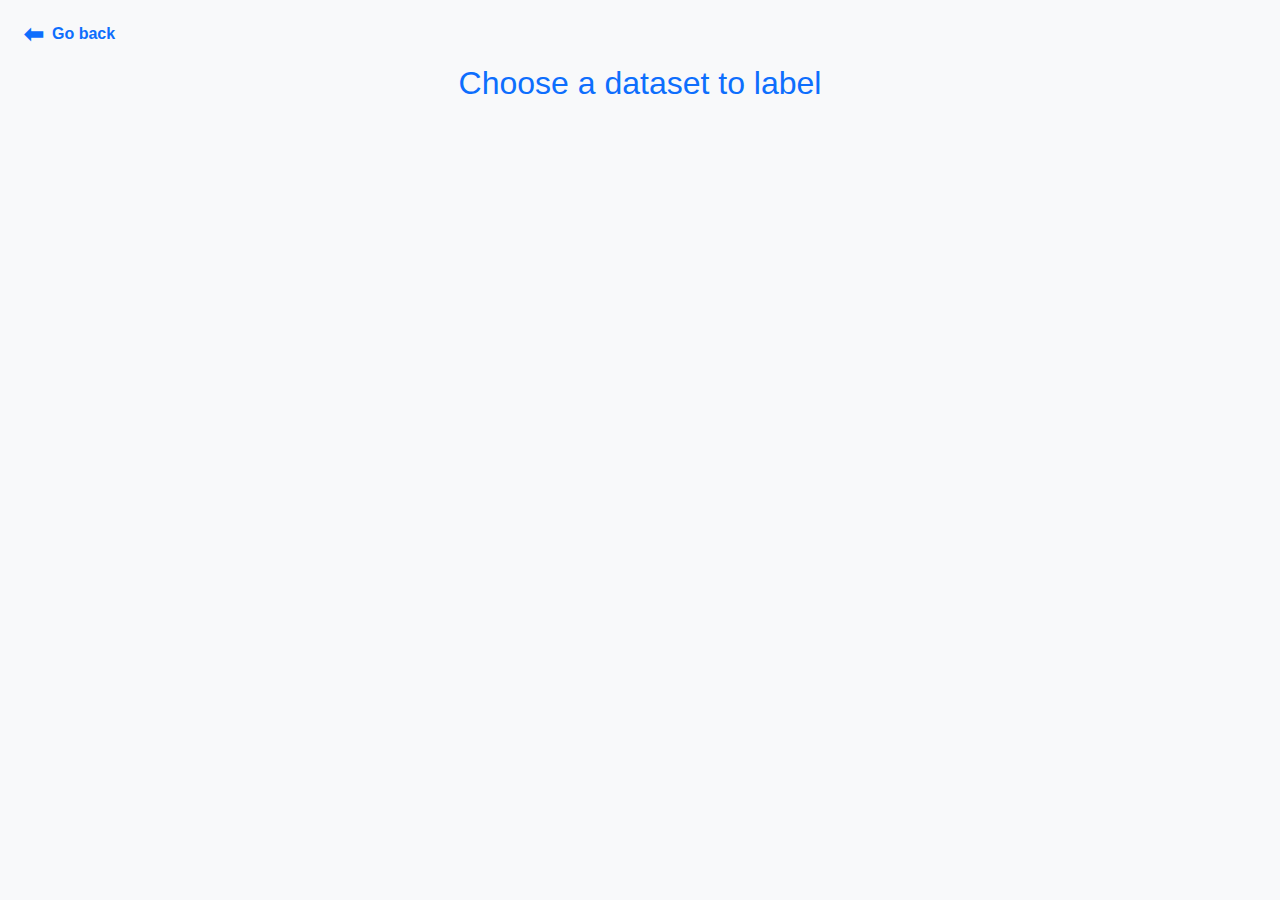
<file: frontend/select-dataset.html>
<!DOCTYPE html>
<html lang="pt-BR">
<head>
  <meta charset="UTF-8">
  <title>Selecionar Dataset</title>
  <meta name="viewport" content="width=device-width, initial-scale=1">
  <link
    href="https://cdn.jsdelivr.net/npm/bootstrap@5.3.2/dist/css/bootstrap.min.css"
    rel="stylesheet"
  >
  <link rel="stylesheet" href="css/style.css">
  <style>
    .dataset-card { width:320px; padding:1rem 1rem 0.35rem; position:relative; overflow:visible; z-index:1; transition:z-index .2s; border-radius:16px; cursor:pointer; }
    .dataset-card:hover { z-index:100; }
    .dataset-header { display:flex; justify-content:space-between; align-items:flex-start; margin-bottom:1rem; }
    .dataset-header img { margin-right:16px; }
    .dataset-info { flex-grow:1; margin-right:0.5rem; }
    .info-btn { background-color:#0d6efd; color:#fff; border:none; width:24px; height:24px; border-radius:50%; display:flex; align-items:center; justify-content:center; cursor:pointer; }
    .info-container { position:relative; }
    .info-tooltip { position:absolute; top:120%; left:50%; transform:translateX(-50%); background:#fff; color:#000; border:1px solid #ccc; box-shadow:0 2px 6px rgba(0,0,0,0.15); padding:12px 16px 12px 32px; border-radius:4px; white-space:normal; font-size:1rem; display:none; width:680px; z-index:1000; }
    .info-tooltip ul li { margin-bottom:.75rem; }
    .info-tooltip ul li:last-child { margin-bottom:0; }
    .info-tooltip ul li strong:first-of-type { color:#0d6efd; }
    .info-container:hover .info-tooltip { display:block; }
    .no-data { text-align:center; color:#666; font-style:italic; }
  </style>
</head>
<body class="bg-light">

  <a href="index.html" class="back-link d-flex align-items-center">
    <span style="font-size:1.5rem; font-weight:1200;">⬅</span>
    <span class="ms-2">Go back</span>
  </a>

  <div class="container py-5">
    <h2 class="text-center mb-5 text-primary fw-normal">Choose a dataset to label</h2>
    <div id="datasets" class="row justify-content-center g-4"></div>
  </div>

  <!-- Modal de senha -->
  <div class="modal fade" id="passwordModal" tabindex="-1" aria-hidden="true">
    <div class="modal-dialog modal-dialog-centered">
      <div class="modal-content rounded-4">
        <div class="modal-header">
          <h5 class="modal-title">Enter database password</h5>
          <button type="button" class="btn-close" data-bs-dismiss="modal"></button>
        </div>
        <div class="modal-body">
          <input type="password" id="datasetPassword" class="form-control" placeholder="Password" required>
          <div id="passwordError" class="text-danger mt-2" style="display:none;"></div>
        </div>
        <div class="modal-footer">
          <button type="button" class="btn btn-secondary" data-bs-dismiss="modal">Cancel</button>
          <button type="button" class="btn btn-primary" id="confirmPassword">Confirm</button>
        </div>
      </div>
    </div>
  </div>

  <script src="https://cdn.jsdelivr.net/npm/bootstrap@5.3.2/dist/js/bootstrap.bundle.min.js"></script>
  <script>
    const params    = new URLSearchParams(window.location.search);
    const userEmail = params.get("email") || localStorage.getItem("evaluatorEmail");
    // Se veio ?email=, atualiza o storage
    if (params.get("email")) {
      localStorage.setItem("evaluatorEmail", userEmail);
    }


    let selectedDataset = null;

    async function renderDatasets() {
      const res  = await fetch("http://localhost:8001/datasets/");
      const data = await res.json();
      console.log("API response datasets:", data);

      const root = document.getElementById("datasets");

      if (!data.length) {
        root.innerHTML = `<div class="no-data">No dataset found.</div>`;
        return;
      }

      data.forEach(ds => {
        const attrs  = (ds.attributes || []).map(a => a.attr_name).join(", ");
        const labels = (ds.labels     || []).map(l => l.label_text).join(", ");

        root.insertAdjacentHTML("beforeend", `
          <div class="col-auto">
            <div class="card shadow-sm dataset-card dataset-click"
                 data-id="${ds.id}" data-private="${ds.is_private}">
              <div class="dataset-header">
                <img src="assets/img/dataset-icon.png" style="width:32px;margin-top:4px;">
                <div class="dataset-info">
                  <h5 class="mb-1 text-dark">${ds.name}</h5>
                  <small class="text-muted d-block">${ds.owner_name || ""}</small>
                </div>
                <div class="info-container">
                  <button class="info-btn">i</button>
                  <div class="info-tooltip">
                    <ul class="mb-0 ps-2">
                      <li><strong>Description:</strong> ${ds.description}</li>
                      <li><strong>Attributes:</strong>  ${attrs  || '<span class="text-muted">none</span>'}</li>
                      <li><strong>Labels:</strong>      ${labels || '<span class="text-muted">none</span>'}</li>
                      <li><strong>Sample size:</strong> <strong>${ds.sample_size}</strong> (instances to classify per batch)</li>
                    </ul>
                  </div>
                </div>
              </div>
            </div>
          </div>`);
      });

      document.querySelectorAll('.dataset-click').forEach(card => {
        card.addEventListener('click', () => {
          const id        = card.dataset.id;
          const isPrivate = card.dataset.private === "true";

          if (isPrivate) {
            selectedDataset = id;
            document.getElementById('datasetPassword').value = '';
            document.getElementById('passwordError').style.display = 'none';
            new bootstrap.Modal(document.getElementById('passwordModal')).show();
          } else {
            checkDatasetAvailability(id);
          }

        });
      });
    }




    async function checkDatasetAvailability(datasetId) {
      try {
        const res = await fetch(`http://localhost:8001/samples/by_dataset/${datasetId}`);
        if (!res.ok) {
          alert("Erro ao verificar disponibilidade do dataset.");
          return;
        }

        const samples = await res.json();

        const hasPending = samples.some(s => !s.is_completed);
        if (!hasPending) {
          alert("A classificação deste dataset já foi concluída. Obrigado!");
          return;
        }

        window.location.href = `classify.html?dataset=${datasetId}`;
      } catch (err) {
        alert("Erro ao verificar disponibilidade.");
        console.error(err);
      }
    }


    document.addEventListener('DOMContentLoaded', () => {
      renderDatasets();

      // Permitir "Enter" para submeter a senha
      const pwdInput = document.getElementById('datasetPassword');
      pwdInput.addEventListener('keydown', (e) => {
        if (e.key === 'Enter') {
          e.preventDefault();
          document.getElementById('confirmPassword').click();
        }
      });

      document.getElementById('confirmPassword').addEventListener('click', async () => {
        const pwd   = pwdInput.value.trim();
        const errEl = document.getElementById('passwordError');
        errEl.style.display = 'none';

        if (!pwd) {
          errEl.textContent = 'Please enter password.';
          errEl.style.display = 'block';
          return;
        }

        try {
          const resp = await fetch(
            `http://localhost:8001/datasets/${selectedDataset}/verify-password`,
            {
              method: 'POST',
              headers: { 'Content-Type': 'application/json' },
              body: JSON.stringify({ password: pwd })
            }
          );

          const data = await resp.json();

          if (!resp.ok) {
            throw new Error(data.detail || 'Erro ao verificar senha.');
          }

          if (data.success) {
            window.location.href = `classify.html?dataset=${selectedDataset}`;
          } else {
            errEl.textContent = data.message || 'Senha incorreta.';
            errEl.style.display = 'block';
          }
        } catch (err) {
          errEl.textContent = err.message || 'Erro ao verificar senha.';
          errEl.style.display = 'block';
        }
      });

    });
  </script>
</body>
</html>
</file>
<file: frontend/css/style.css>
/* === Global base styles (já existiam) === */
body {
    background-color: #f2f3f5;
    font-family: 'Segoe UI', sans-serif;
}

input.form-control {
    padding: 14px;
    border-radius: 12px;
    font-size: 16px;
}

button.btn, .btn-outline-secondary {
    font-size: 16px;
    padding: 12px 20px;
    border-radius: 12px;
    font-weight: 600;
}

/* === Dataset card base (já existia parcialmente) === */
.dataset-card {
    border-radius: 16px;
    transition: transform 0.2s ease, box-shadow 0.2s ease, z-index 0.2s;
    cursor: pointer;
    /* adições */
    width: 320px;
    padding: 1rem 1rem 0.35rem;
    position: relative;
    overflow: visible;
    z-index: 1;
}
.dataset-card:hover {
    transform: translateY(-5px);
    box-shadow: 0 6px 20px rgba(0, 0, 0, 0.1);
    z-index: 100;
}

/* === Novos estilos compartilhados === */
/* Link de voltar */

body {
  padding-top: 1rem;  /* empurra todo o conteúdo lá de baixo, incluindo o container */
}

a.back-link {
  position: absolute;
  top: 1rem;
  left: 1.5rem;
  font-weight: 700 !important;
  color: #0d6efd !important;
  text-decoration: none !important;
}

/* Estrutura interna dos cartões */
.dataset-header {
    display: flex;
    justify-content: space-between;
    align-items: flex-start;
    margin-bottom: 1rem;
}
.dataset-header img { margin-right: 16px; }
.dataset-info { flex-grow: 1; margin-right: 0.5rem; }

/* Botões */
.info-btn, .delete-btn {
    border: none;
    border-radius: 50%;
    display: flex;
    align-items: center;
    justify-content: center;
    cursor: pointer;
}
.info-btn {
    background-color: #0d6efd;
    color: #fff;
    width: 24px;
    height: 24px;
}
.delete-btn {
    background: #dc3545;
    color: #fff;
    width: 28px;
    height: 28px;
    font-weight: bold;
    position: absolute;
    top: 10px;
    right: 10px;
}

/* Tooltip */
.info-container { position: relative; }
.info-tooltip {
    position: absolute;
    top: 120%;
    left: 50%;
    transform: translateX(-50%);
    background: #fff;
    color: #000;
    border: 1px solid #ccc;
    box-shadow: 0 2px 6px rgba(0,0,0,0.15);
    padding: 12px 16px 12px 32px; /* inclui padding-left maior */
    border-radius: 4px;
    white-space: normal;
    font-size: 1rem;
    display: none;
    width: 680px;
    z-index: 1000;
}
.info-tooltip ul li { margin-bottom: 0.75rem; }
.info-tooltip ul li:last-child { margin-bottom: 0; }
.info-tooltip ul li strong:first-of-type { color: #0d6efd; }
.info-container:hover .info-tooltip { display: block; }

/* Card "Adicionar novo dataset" (aparece só no dashboard) */
.add-dataset-card {
    width: 320px;
    height: 160px;
    display: flex;
    align-items: center;
    justify-content: center;
    border: 2px dashed #0d6efd;
    border-radius: 12px;
    cursor: pointer;
    color: #0d6efd;
    font-weight: bold;
    font-size: 1.2rem;
    transition: background-color 0.2s ease;
}
.add-dataset-card:hover { background-color: #eaf1ff; }

/* Link de desenvolvedor sem botão, apenas texto sublinhado */
.developer-link {
    background: none;
    border: none;
    padding: 0;
    font-size: 16px;
    font-weight: 600;
    text-decoration: underline;
    color: #999999;
}

/* Texto de introdução menos opaco e um pouco maior */
.intro-text {
    color: rgba(0, 0, 0, 0.9);
    font-size: 1.125rem;
}


/* Aumenta o tamanho e a espessura da borda das checkboxes */
.form-check-input {
    width: 1.5rem;          /* 24px de largura */
    height: 1.5rem;         /* 24px de altura */
    border: 2px solid #0d6efd; /* borda azul do Bootstrap (adicione !important se houver conflito) */
}

/* Mantém o fundo azul quando marcada */
.form-check-input:checked {
    background-color: #0d6efd;
    border-color:    #0d6efd;
}

/* Deixa o texto das labels maior e em negrito */
.form-check-label {
    font-size: 1.125rem;   /* 18px */
    font-weight: 700;
}

/* Garante que o cabeçalho da caixa de classificação use o mesmo azul */
.classification-box h4 {
    color: #0d6efd !important;
    /* ou use var(--bs-primary) se você já tiver a variável no seu tema */
}
</file>
